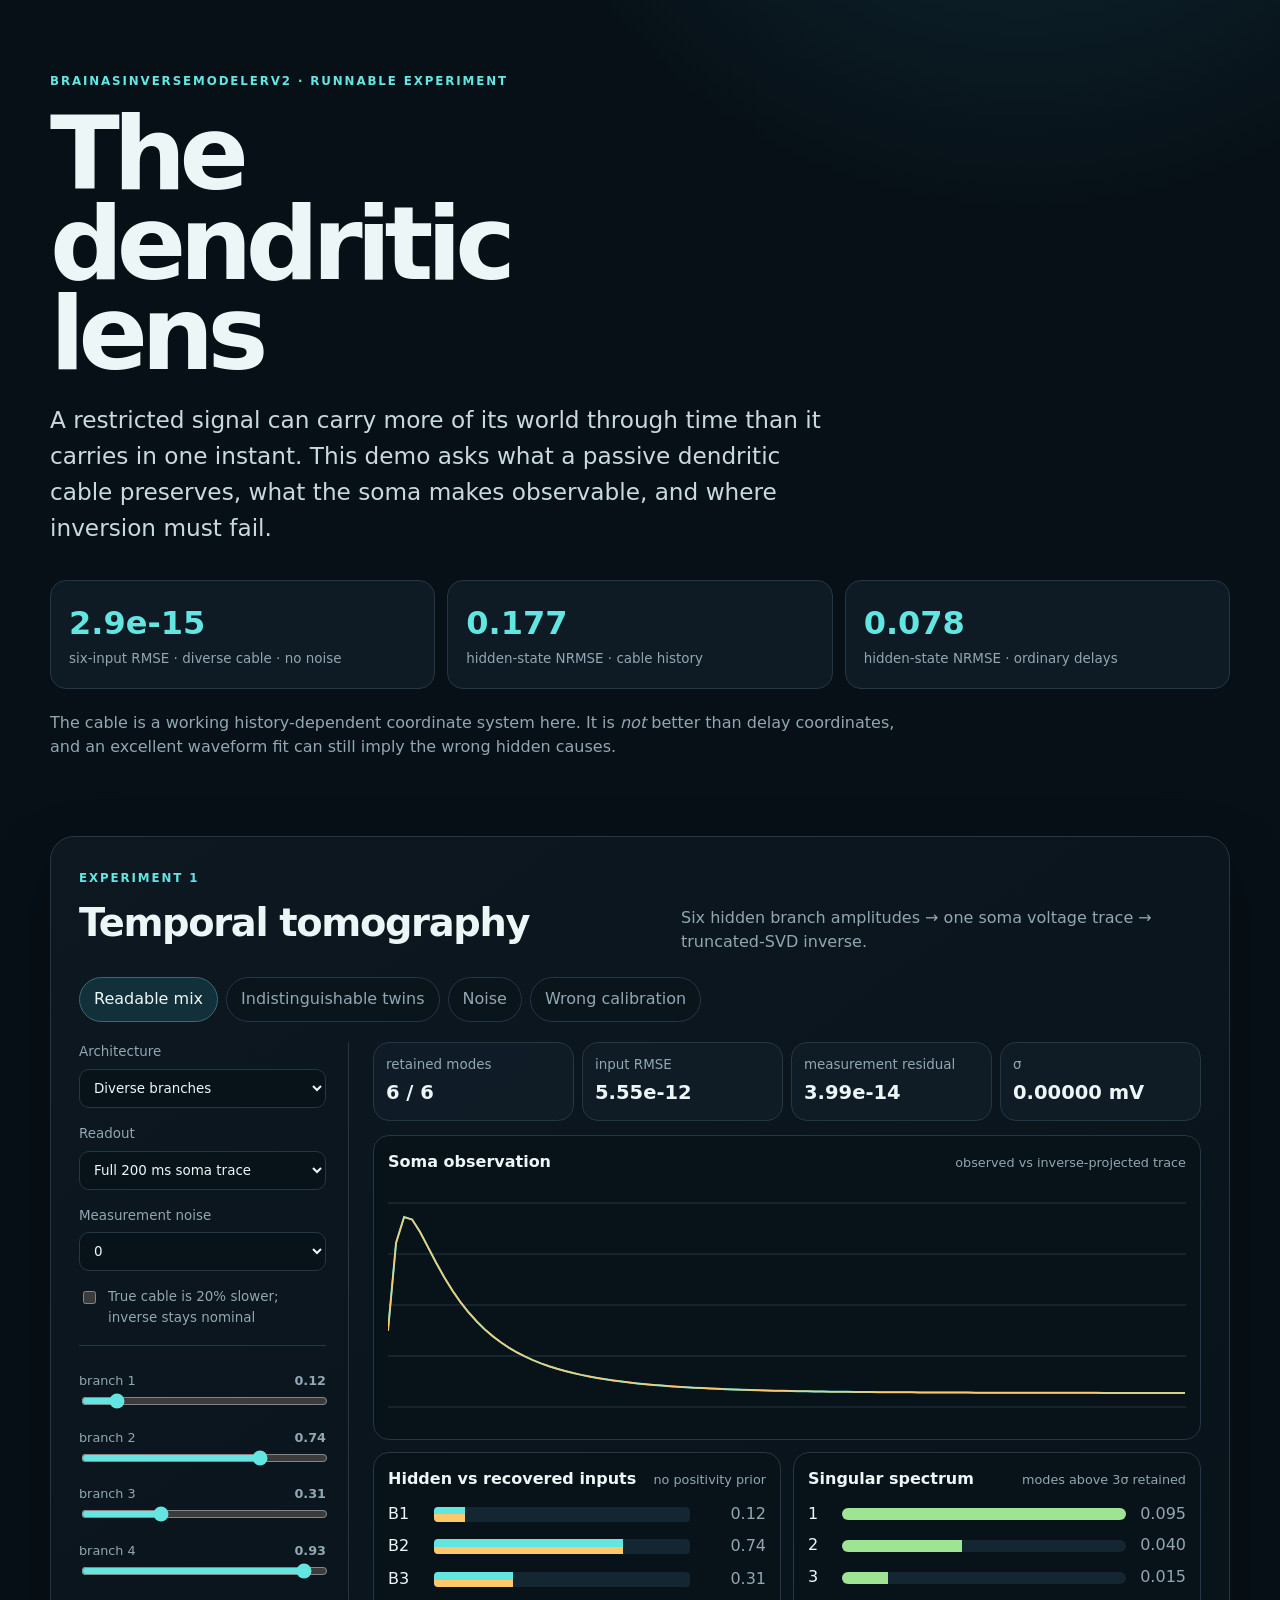
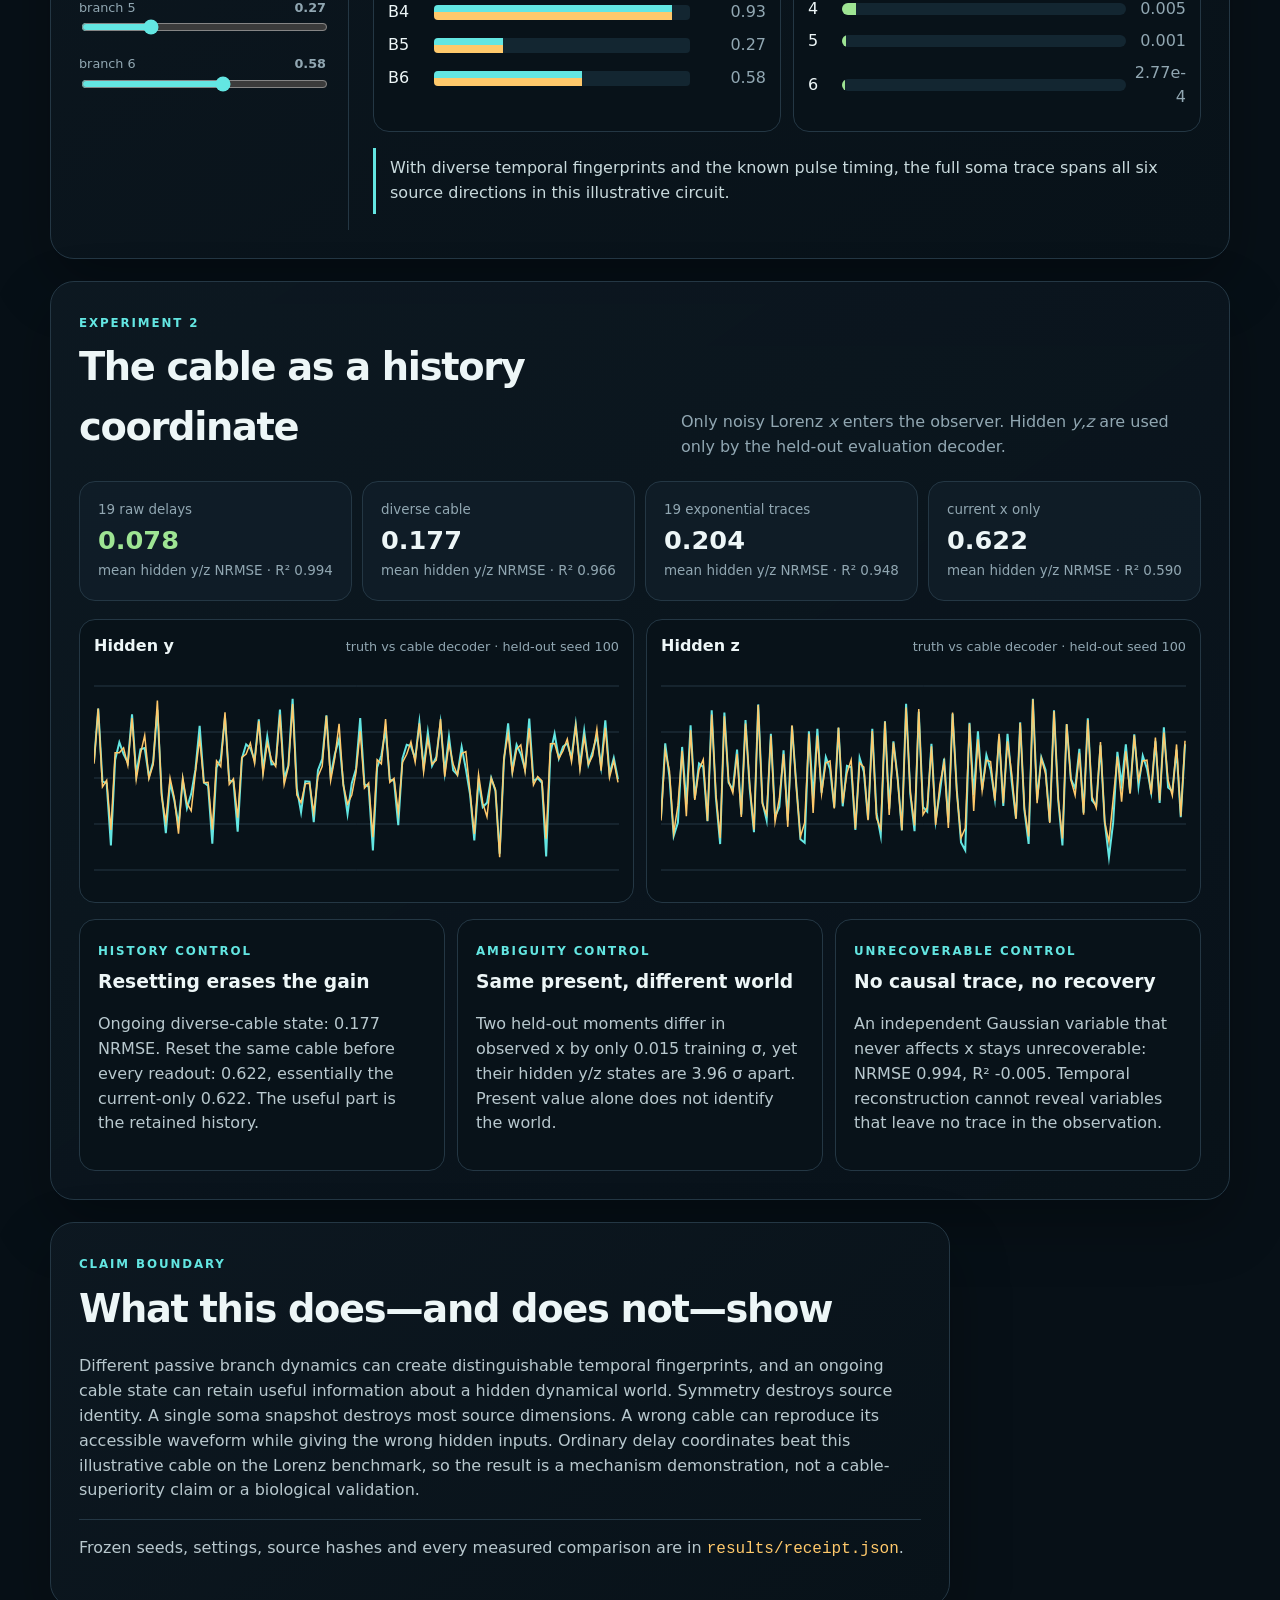
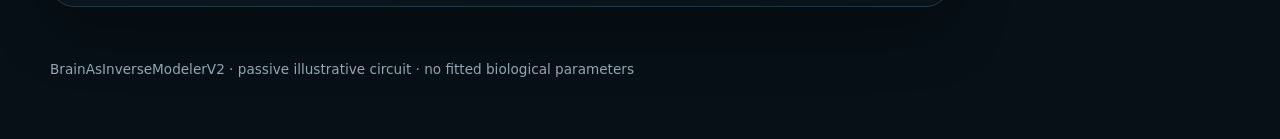
<file: index.html>
<!doctype html><meta charset="utf-8"><meta name="viewport" content="width=device-width,initial-scale=1"><title>The Dendritic Lens</title><meta http-equiv="refresh" content="0; url=site/index.html"><p><a href="site/index.html">Open the Dendritic Lens demo</a></p>
</file>
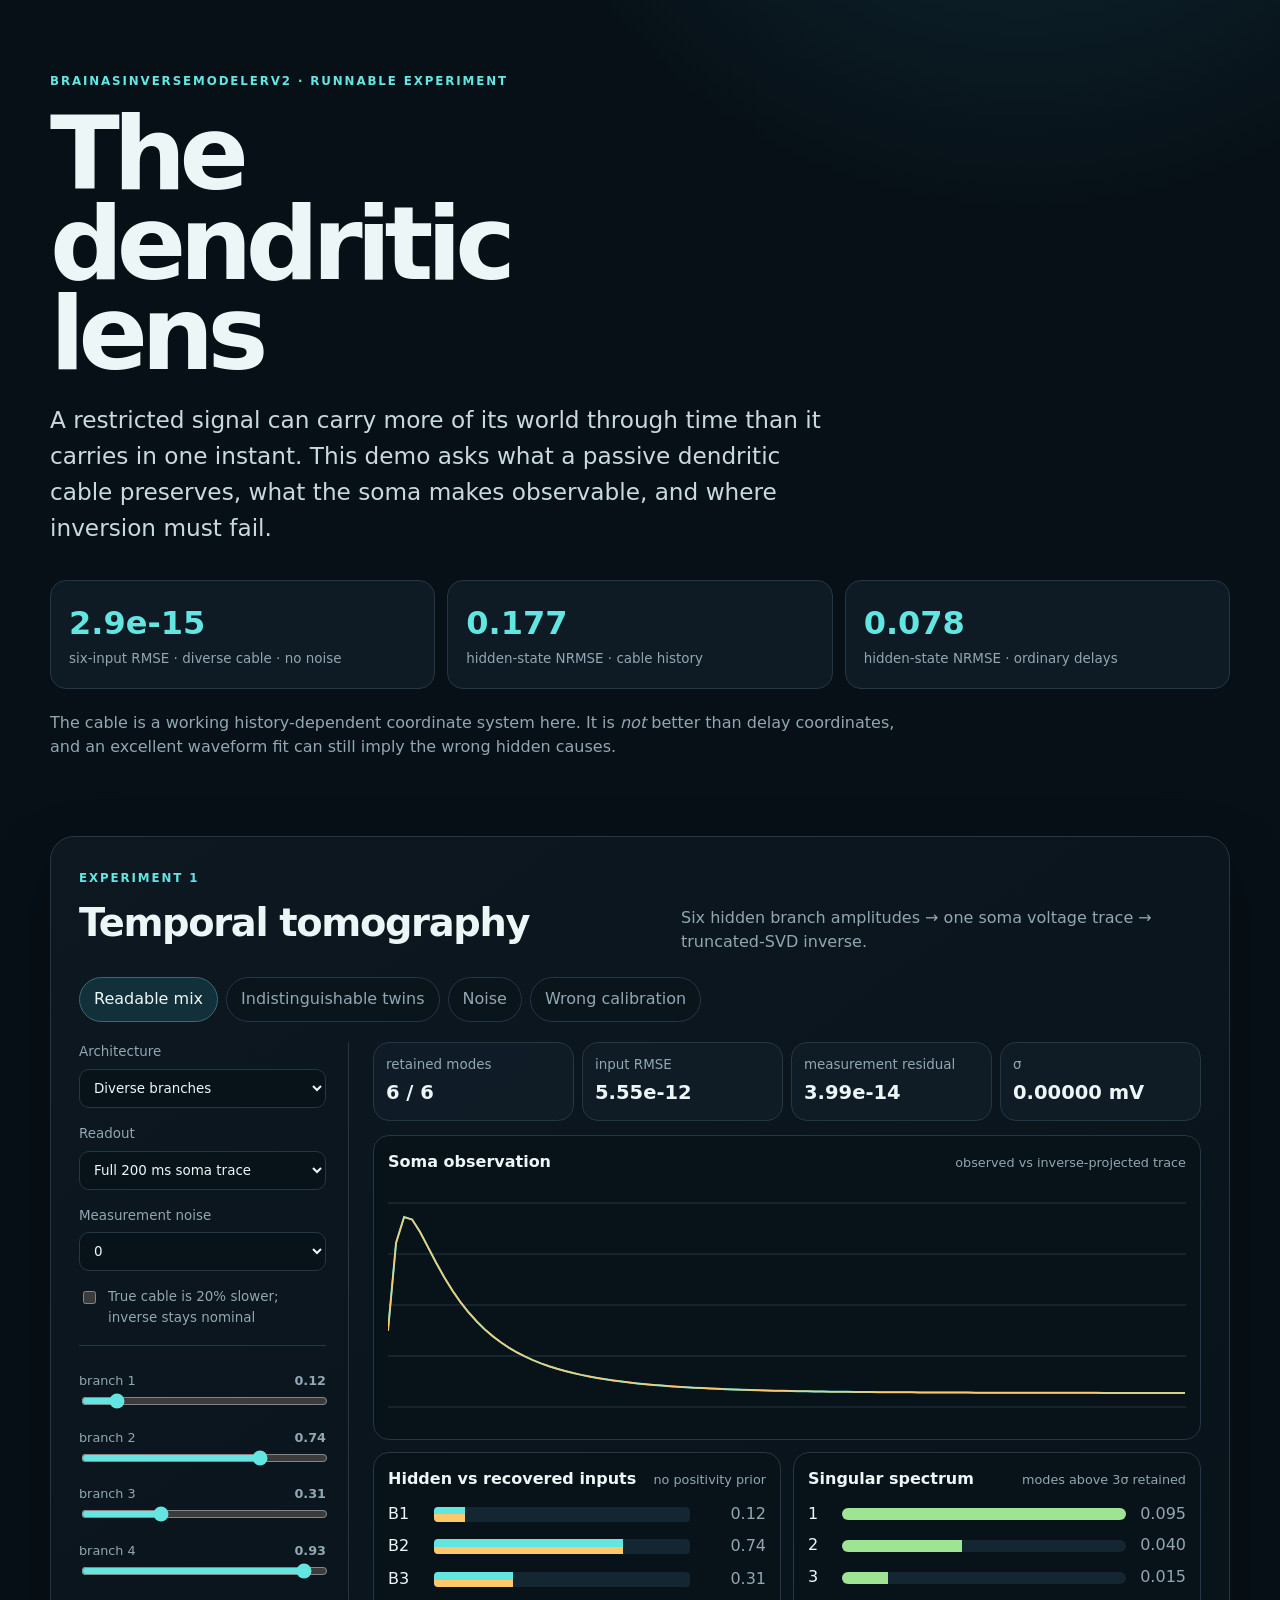
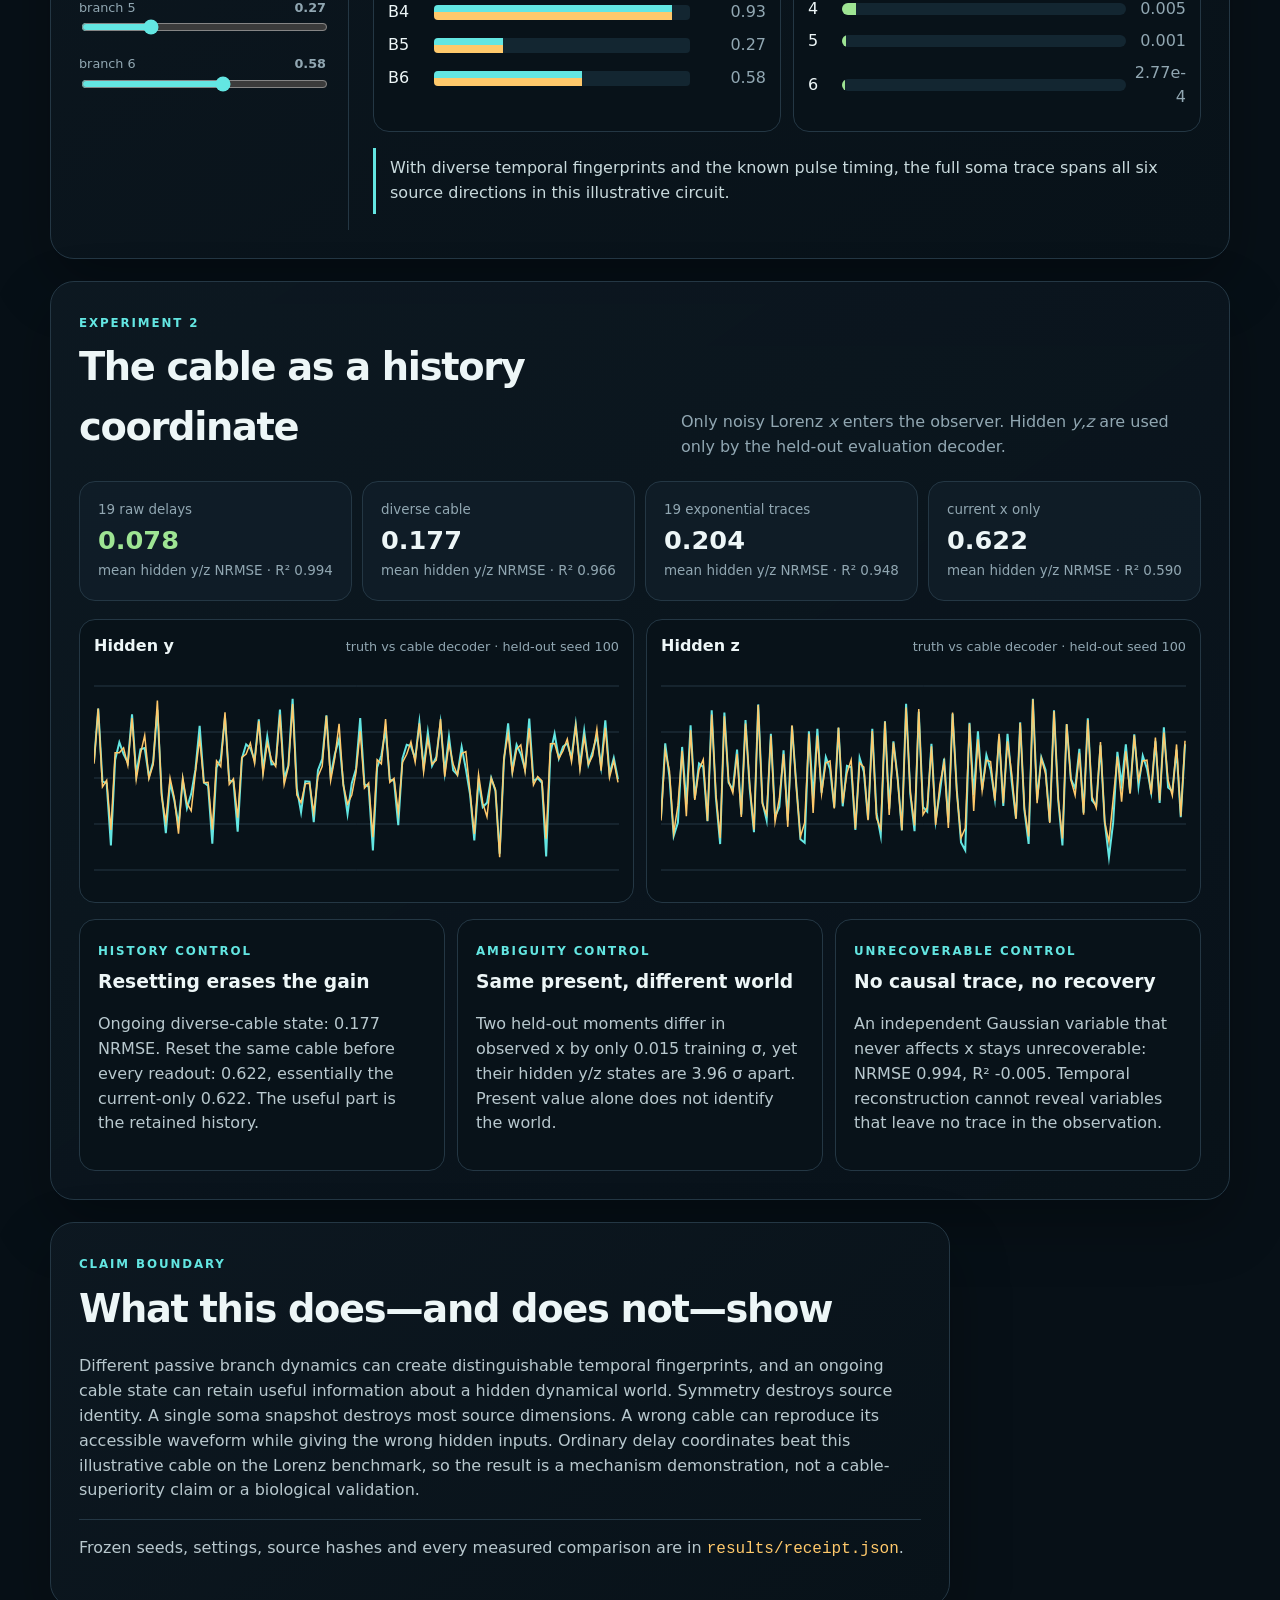
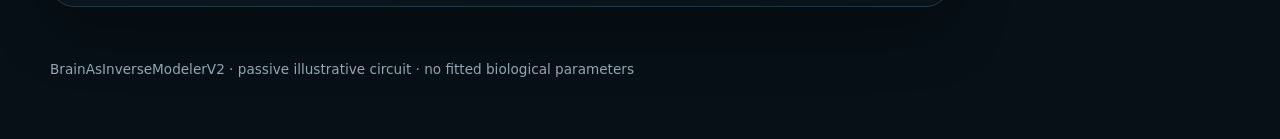
<file: site/index.html>
<!doctype html>
<html lang="en">
<head>
  <meta charset="utf-8">
  <meta name="viewport" content="width=device-width, initial-scale=1">
  <title>The Dendritic Lens — BrainAsInverseModelerV2</title>
  <meta name="description" content="A passive dendritic cable as an inverse instrument: what hidden causes can survive into a soma trace and a history-shaped cable state?">
  <link rel="stylesheet" href="style.css">
</head>
<body>
  <header class="hero">
    <div class="eyebrow">BrainAsInverseModelerV2 · runnable experiment</div>
    <h1>The dendritic lens</h1>
    <p class="lead">A restricted signal can carry more of its world through time than it carries in one instant. This demo asks what a passive dendritic cable preserves, what the soma makes observable, and where inversion must fail.</p>
    <div class="claim-grid">
      <div><strong id="hero-diverse">—</strong><span>six-input RMSE · diverse cable · no noise</span></div>
      <div><strong id="hero-state">—</strong><span>hidden-state NRMSE · cable history</span></div>
      <div><strong id="hero-delay">—</strong><span>hidden-state NRMSE · ordinary delays</span></div>
    </div>
    <p class="boundary">The cable is a working history-dependent coordinate system here. It is <em>not</em> better than delay coordinates, and an excellent waveform fit can still imply the wrong hidden causes.</p>
  </header>

  <main>
    <section class="lab panel" aria-labelledby="lab-title">
      <div class="section-head">
        <div><span class="kicker">Experiment 1</span><h2 id="lab-title">Temporal tomography</h2></div>
        <p>Six hidden branch amplitudes → one soma voltage trace → truncated-SVD inverse.</p>
      </div>

      <div class="preset-row" role="group" aria-label="Experiment presets">
        <button data-preset="readable" class="active">Readable mix</button>
        <button data-preset="twins">Indistinguishable twins</button>
        <button data-preset="noise">Noise</button>
        <button data-preset="mismatch">Wrong calibration</button>
      </div>

      <div class="lab-grid">
        <aside class="controls">
          <label>Architecture
            <select id="architecture">
              <option value="diverse">Diverse branches</option>
              <option value="symmetric">Identical branches</option>
            </select>
          </label>
          <label>Readout
            <select id="readout-mode">
              <option value="trace">Full 200 ms soma trace</option>
              <option value="snapshot">One soma sample at 20 ms</option>
            </select>
          </label>
          <label>Measurement noise
            <select id="noise-level">
              <option value="0">0</option>
              <option value="0.0001">0.01% reference RMS</option>
              <option value="0.001">0.1% reference RMS</option>
              <option value="0.01">1% reference RMS</option>
              <option value="0.05">5% reference RMS</option>
              <option value="fixed">fixed 0.01 mV</option>
            </select>
          </label>
          <label class="check"><input id="mismatch" type="checkbox"> True cable is 20% slower; inverse stays nominal</label>
          <div id="sliders" class="sliders"></div>
        </aside>

        <div class="instrument">
          <div class="metric-strip">
            <div><span>retained modes</span><strong id="retained">—</strong></div>
            <div><span>input RMSE</span><strong id="input-error">—</strong></div>
            <div><span>measurement residual</span><strong id="measurement-error">—</strong></div>
            <div><span>σ</span><strong id="sigma">—</strong></div>
          </div>

          <div class="chart-card">
            <div class="chart-title"><strong>Soma observation</strong><span id="trace-label">trace vs reconstruction</span></div>
            <canvas id="trace-canvas" height="240" aria-label="Observed and reconstructed soma voltage"></canvas>
          </div>

          <div class="bar-grid">
            <div class="chart-card"><div class="chart-title"><strong>Hidden vs recovered inputs</strong><span>no positivity prior</span></div><div id="input-bars" class="input-bars"></div></div>
            <div class="chart-card"><div class="chart-title"><strong>Singular spectrum</strong><span>modes above 3σ retained</span></div><div id="singular-bars" class="singular-bars"></div></div>
          </div>
          <p id="interpretation" class="interpretation"></p>
        </div>
      </div>
    </section>

    <section class="panel" aria-labelledby="state-title">
      <div class="section-head">
        <div><span class="kicker">Experiment 2</span><h2 id="state-title">The cable as a history coordinate</h2></div>
        <p>Only noisy Lorenz <em>x</em> enters the observer. Hidden <em>y,z</em> are used only by the held-out evaluation decoder.</p>
      </div>
      <div class="comparison" id="comparison"></div>
      <div class="dynamic-grid">
        <div class="chart-card"><div class="chart-title"><strong>Hidden y</strong><span>truth vs cable decoder · held-out seed 100</span></div><canvas id="y-canvas" height="220"></canvas></div>
        <div class="chart-card"><div class="chart-title"><strong>Hidden z</strong><span>truth vs cable decoder · held-out seed 100</span></div><canvas id="z-canvas" height="220"></canvas></div>
      </div>
      <div class="finding-grid">
        <article><span class="kicker">History control</span><h3>Resetting erases the gain</h3><p id="reset-copy"></p></article>
        <article><span class="kicker">Ambiguity control</span><h3>Same present, different world</h3><p id="same-present-copy"></p></article>
        <article><span class="kicker">Unrecoverable control</span><h3>No causal trace, no recovery</h3><p id="hidden-copy"></p></article>
      </div>
    </section>

    <section class="panel compact">
      <span class="kicker">Claim boundary</span>
      <h2>What this does—and does not—show</h2>
      <p>Different passive branch dynamics can create distinguishable temporal fingerprints, and an ongoing cable state can retain useful information about a hidden dynamical world. Symmetry destroys source identity. A single soma snapshot destroys most source dimensions. A wrong cable can reproduce its accessible waveform while giving the wrong hidden inputs. Ordinary delay coordinates beat this illustrative cable on the Lorenz benchmark, so the result is a mechanism demonstration, not a cable-superiority claim or a biological validation.</p>
      <p class="receipt">Frozen seeds, settings, source hashes and every measured comparison are in <code>results/receipt.json</code>.</p>
    </section>
  </main>

  <footer>BrainAsInverseModelerV2 · passive illustrative circuit · no fitted biological parameters</footer>
  <script src="data-diverse.js"></script>
  <script src="data-symmetric.js"></script>
  <script src="data-mismatch.js"></script>
  <script src="data-demo.js"></script>
  <script src="data.js"></script>
  <script src="core.js"></script>
  <script src="app.js"></script>
</body>
</html>
</file>
<file: site/style.css>
:root {
  color-scheme: dark;
  --bg:#071017; --panel:#0d1821; --panel2:#111f2a; --line:#243744;
  --text:#edf6f7; --muted:#91a7b2; --cyan:#63e6e2; --amber:#ffc96b; --rose:#ff8fa3; --green:#9ee493;
  --shadow:0 24px 60px rgba(0,0,0,.28);
}
*{box-sizing:border-box} body{margin:0;background:radial-gradient(circle at 80% -10%,#12303b 0,transparent 34rem),var(--bg);color:var(--text);font:16px/1.55 Inter,ui-sans-serif,system-ui,-apple-system,BlinkMacSystemFont,"Segoe UI",sans-serif}
button,select,input{font:inherit} button{cursor:pointer}.hero,main,footer{width:min(1180px,calc(100% - 32px));margin:auto}.hero{padding:72px 0 38px}.eyebrow,.kicker{text-transform:uppercase;letter-spacing:.16em;font-size:.74rem;font-weight:750;color:var(--cyan)}h1{font-size:clamp(3rem,8vw,7.5rem);letter-spacing:-.065em;line-height:.88;margin:.18em 0 .22em;max-width:9ch}h2{font-size:clamp(1.7rem,3vw,2.5rem);letter-spacing:-.035em;margin:.18rem 0}h3{margin:.25rem 0 .5rem}.lead{max-width:800px;font-size:clamp(1.12rem,2vw,1.45rem);color:#c9dadd}.boundary{max-width:870px;color:var(--muted);margin-top:22px}.claim-grid{display:grid;grid-template-columns:repeat(3,1fr);gap:12px;margin:34px 0 0}.claim-grid>div,.metric-strip>div,.comparison>div{background:rgba(17,31,42,.72);border:1px solid var(--line);border-radius:16px;padding:18px}.claim-grid strong{font-size:2rem;display:block;color:var(--cyan)}.claim-grid span,.metric-strip span,.comparison span{display:block;color:var(--muted);font-size:.84rem}.panel{background:linear-gradient(145deg,rgba(13,24,33,.96),rgba(8,18,25,.98));border:1px solid var(--line);border-radius:24px;margin:22px 0;padding:28px;box-shadow:var(--shadow)}.section-head{display:flex;align-items:end;justify-content:space-between;gap:30px;margin-bottom:22px}.section-head>p{max-width:520px;color:var(--muted);margin:0}.preset-row{display:flex;flex-wrap:wrap;gap:8px;margin:0 0 20px}.preset-row button{border:1px solid var(--line);background:#0a141b;color:var(--muted);border-radius:999px;padding:9px 14px}.preset-row button.active,.preset-row button:hover{color:var(--text);border-color:#3b6974;background:#12303a}.lab-grid{display:grid;grid-template-columns:270px 1fr;gap:24px}.controls{border-right:1px solid var(--line);padding-right:22px}.controls label{display:block;color:var(--muted);font-size:.84rem;margin-bottom:16px}.controls select{width:100%;margin-top:6px;background:#081219;border:1px solid var(--line);color:var(--text);border-radius:10px;padding:10px}.check{display:flex!important;gap:9px;align-items:flex-start}.check input{margin-top:4px}.sliders{border-top:1px solid var(--line);padding-top:14px}.slider-row{margin:11px 0}.slider-head{display:flex;justify-content:space-between;color:var(--muted);font-size:.8rem}.slider-row input{width:100%;accent-color:var(--cyan)}.metric-strip{display:grid;grid-template-columns:repeat(4,1fr);gap:8px;margin-bottom:14px}.metric-strip>div{padding:12px}.metric-strip strong{display:block;font-size:1.22rem;margin-top:2px}.chart-card{background:#081219;border:1px solid var(--line);border-radius:16px;padding:14px;min-width:0}.chart-title{display:flex;justify-content:space-between;gap:12px;align-items:baseline;margin-bottom:10px}.chart-title span{color:var(--muted);font-size:.8rem}.chart-card canvas{width:100%;display:block}.bar-grid,.dynamic-grid{display:grid;grid-template-columns:1fr 1fr;gap:12px;margin-top:12px}.input-row{display:grid;grid-template-columns:38px 1fr 68px;gap:8px;align-items:center;margin:8px 0}.paired-bar{height:15px;background:#132631;border-radius:4px;overflow:hidden;position:relative}.paired-bar .truth{height:50%;background:var(--cyan);position:absolute;left:0;top:0}.paired-bar .estimate{height:50%;background:var(--amber);position:absolute;left:0;bottom:0}.bar-value{text-align:right;color:var(--muted);font-variant-numeric:tabular-nums}.singular-row{display:grid;grid-template-columns:26px 1fr 52px;gap:8px;align-items:center;margin:7px 0}.singular-track{height:12px;background:#132631;border-radius:99px;overflow:hidden}.singular-fill{height:100%;background:var(--green)}.singular-fill.off{background:#42515a}.interpretation{border-left:3px solid var(--cyan);padding:8px 0 8px 14px;color:#c9dadd}.comparison{display:grid;grid-template-columns:repeat(4,1fr);gap:10px;margin:18px 0}.comparison strong{display:block;font-size:1.6rem}.comparison .best strong{color:var(--green)}.finding-grid{display:grid;grid-template-columns:repeat(3,1fr);gap:12px;margin-top:16px}.finding-grid article{background:#081219;border:1px solid var(--line);border-radius:16px;padding:18px}.finding-grid p,.compact p{color:#b8c8ce}.compact{max-width:900px}.receipt{border-top:1px solid var(--line);padding-top:16px}code{color:var(--amber)}footer{padding:30px 0 60px;color:var(--muted);font-size:.85rem}
@media(max-width:850px){.claim-grid,.comparison{grid-template-columns:1fr 1fr}.lab-grid{grid-template-columns:1fr}.controls{border-right:0;border-bottom:1px solid var(--line);padding:0 0 14px}.section-head{display:block}.section-head>p{margin-top:8px}.finding-grid{grid-template-columns:1fr}.metric-strip{grid-template-columns:1fr 1fr}}
@media(max-width:600px){.hero,main,footer{width:min(100% - 20px,1180px)}.hero{padding-top:44px}.panel{padding:18px;border-radius:18px}.claim-grid,.bar-grid,.dynamic-grid,.comparison{grid-template-columns:1fr}.metric-strip{grid-template-columns:1fr 1fr}.chart-title{display:block}.chart-title span{display:block;margin-top:2px}}
</file>
